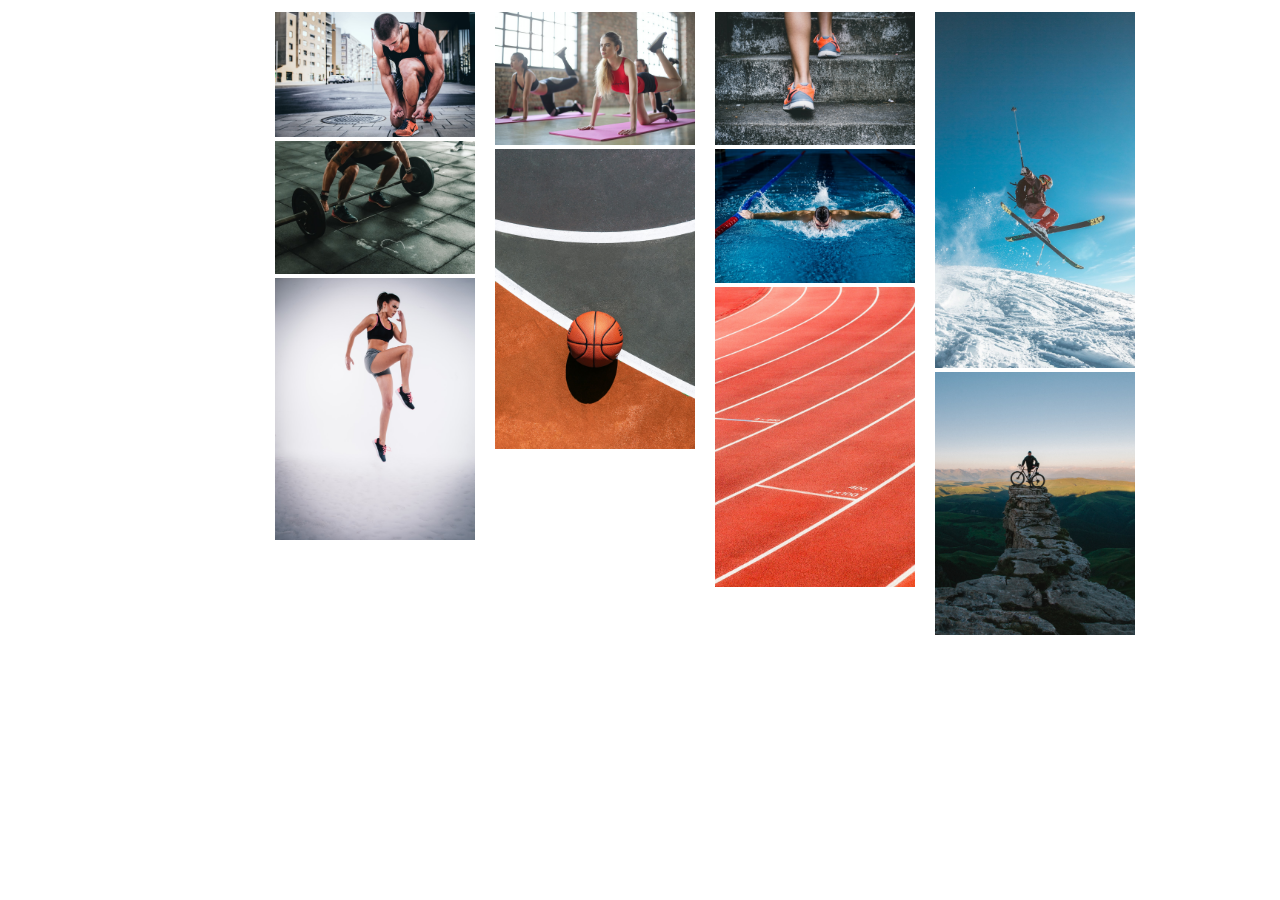
<file: ex01/src/index.html>
<!DOCTYPE html>
<html>
  <head>
    <meta charset="UTF-8" />
    <meta http-equiv="X-UA-Compatible" content="IE=edge" />
    <meta name="viewport" content="width=device-width, initial-scale=1.0" />
    <title>Gallery's page</title>
    <link rel="stylesheet" href="../styles/index.css" type="text/css" />
  </head>
  <body>
    <div class="row">
      <div class="column">
        <div class="container">
        
            <img src="../images/img1.jpg" alt="Marathon"  />
          <div class="overlay" onclick="openModal('image01.html')">
            <div class="text"><h1>Marathon</h1></div>
          </div>
        </div>
        
        <div class="container">
          <img src="../images/img5.jpg" alt="Weight Lifting" />
          <div class="overlay" onclick="openModal('image05.html')">
            <div class="text"><h1>Weight Lifting</h1></div>
          </div>
        </div>
        <div class="container">
            <img src="../images/img8.jpg" alt="Jogging" />
            <div class="overlay" onclick="openModal('image08.html')">
              <div class="text"><h1>Jogging</h1></div>
            </div>
          </div>
      
       
      </div>
      <div class="column">
        <div class="container">
        <img src="../images/img2.jpg" alt="Gymnastics"/>
        <div class="overlay" onclick="openModal('image02.html')">
          <div class="text"><h1>Gymnastics</h1></div>
        </div>
      </div>
      <div class="container">
        <img src="../images/img6.jpg" alt="Basketball"/>
        <div class="overlay" onclick="openModal('image06.html')">
          <div class="text"><h1>Basketball</h1></div>
        </div>
      </div>
    </div>
      <div class="column">
        <div class="container">
        <img src="../images/img3.jpg" alt="Climbing" />
        <div class="overlay" onclick="openModal('image03.html')">
          <div class="text"><h1>Climbing</h1></div>
        </div>
      </div>
      <div class="container">
        <img src="../images/img7.jpg" alt="Swimming"/>
        <div class="overlay" onclick="openModal('image07.html')">
          <div class="text"><h1>Swimming</h1></div>
        </div>
      </div>
      <div class="container">
        <img src="../images/img9.jpg" alt="Running"/>
        <div class="overlay" onclick="openModal('image09.html')">
          <div class="text"><h1>Running</h1></div>
        </div>
      </div>
      </div>
      <div class="column">
        <div class="container">
        <img src="../images/img4.jpg" alt="Skiing"/>
        <div class="overlay" onclick="openModal('image04.html')">
          <div class="text"><h1>Skiing</h1></div>
        </div>
      </div>
      <div class="container">
        <img id="myBtn" src="../images/img10.jpg" alt="Cycling"/>
        <div class="overlay" onclick="openModal('image10.html')">
          <div class="text"><h1>Cycling</h1></div>
        </div>
      </div>
      </div>
    </div>

  

<!-- The Modal -->
<div id="myModal" class="modal">

    <!-- Modal content -->
    <div class="modal-content">
      <span class="close">&times;</span>
     
      <div><iframe  id="page" frameborder="0" width="100%" height="500px"></iframe></div>
    </div>
  
  </div>


</div>
    <script src="../scripts/index.js"></script>
  </body>
</html>
</file>
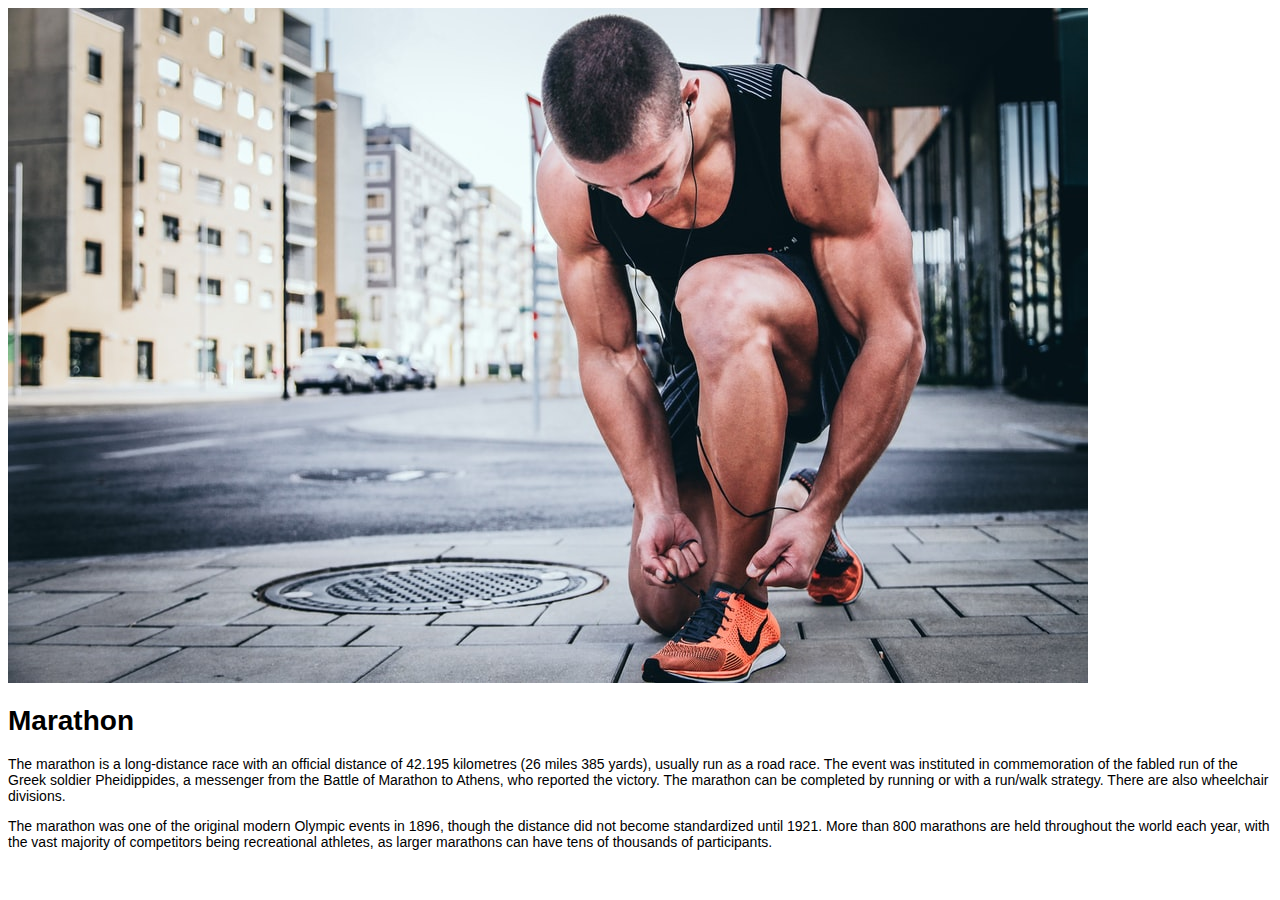
<file: ex01/src/image01.html>
<!DOCTYPE html>
<html lang="en">
<head>
    <meta charset="UTF-8">
    <meta http-equiv="X-UA-Compatible" content="IE=edge">
    <meta name="viewport" content="width=device-width, initial-scale=1.0">
    <title>Marathon</title>
    <link rel="stylesheet" href="../styles/index.css">
</head>
<body>
     
        <img src="../images/img1.jpg" alt="Marathon">
        <h1>Marathon</h1>
     <p>The marathon is a long-distance race with an official distance of 42.195 kilometres (26 miles 385 yards), usually run as a road race. The event was instituted in commemoration of the fabled run of the Greek soldier Pheidippides, a messenger from the Battle of Marathon to Athens, who reported the victory. The marathon can be completed by running or with a run/walk strategy. There are also wheelchair divisions.</p> 
        
    <p>The marathon was one of the original modern Olympic events in 1896, though the distance did not become standardized until 1921. More than 800 marathons are held throughout the world each year, with the vast majority of competitors being recreational athletes, as larger marathons can have tens of thousands of participants.</p>
     
</body>
</html>
</file>
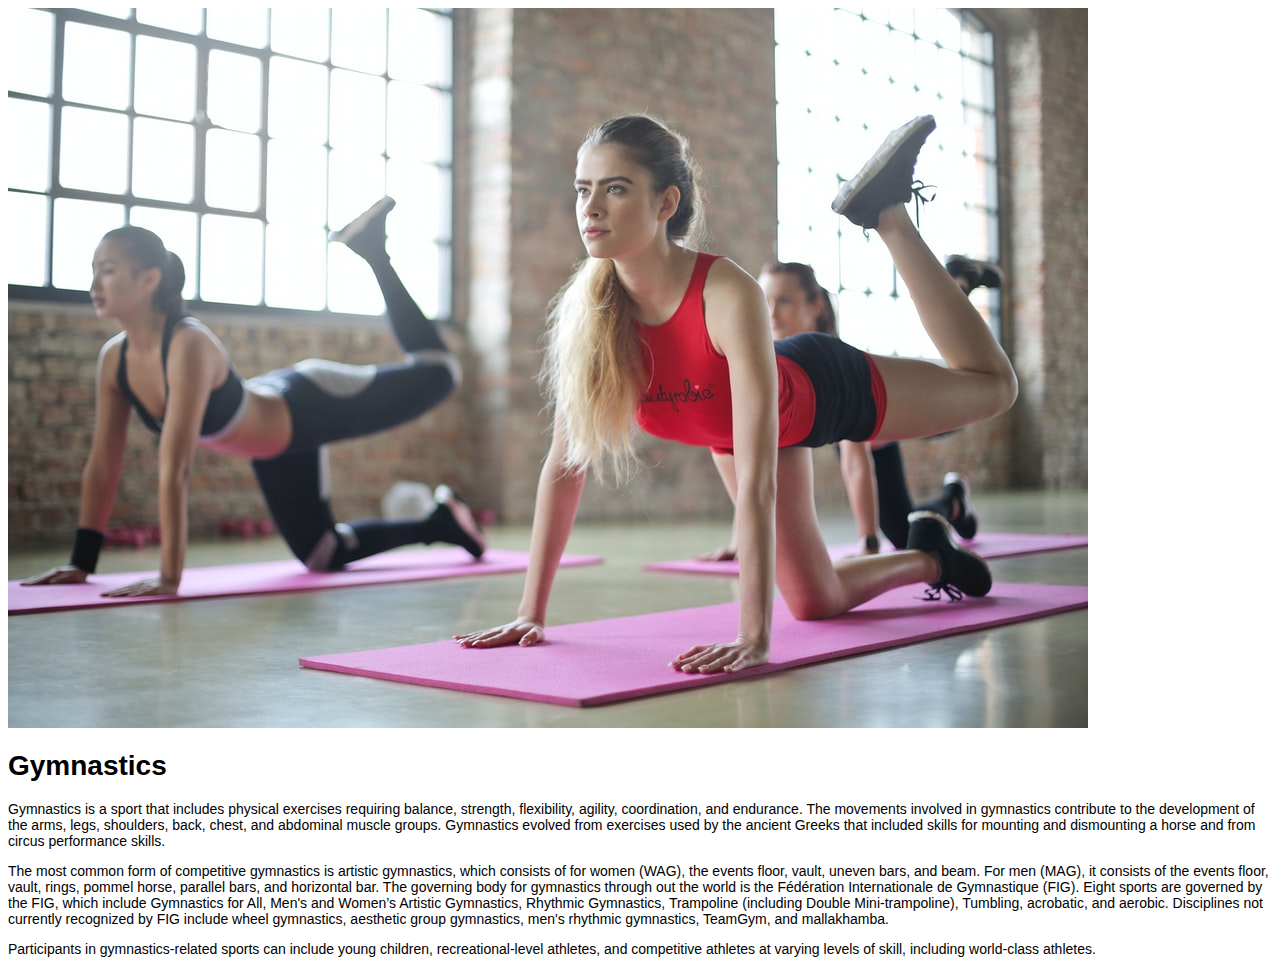
<file: ex01/src/image02.html>
<!DOCTYPE html>
<html lang="en">
<head>
    <meta charset="UTF-8">
    <meta http-equiv="X-UA-Compatible" content="IE=edge">
    <meta name="viewport" content="width=device-width, initial-scale=1.0">
    <title>Gymnastics</title>
    <link rel="stylesheet" href="../styles/index.css">
</head>
<body>
    
        <img src="../images/img2.jpg" alt="Gymnastics">
        <h1>Gymnastics</h1>
     <p>Gymnastics is a sport that includes physical exercises requiring balance, strength, flexibility, agility, coordination, and endurance. The movements involved in gymnastics contribute to the development of the arms, legs, shoulders, back, chest, and abdominal muscle groups. Gymnastics evolved from exercises used by the ancient Greeks that included skills for mounting and dismounting a horse and from circus performance skills.</p> 
        
    <p>The most common form of competitive gymnastics is artistic gymnastics, which consists of for women (WAG), the events floor, vault, uneven bars, and beam. For men (MAG), it consists of the events floor, vault, rings, pommel horse, parallel bars, and horizontal bar. The governing body for gymnastics through out the world is the Fédération Internationale de Gymnastique (FIG). Eight sports are governed by the FIG, which include Gymnastics for All, Men's and Women’s Artistic Gymnastics, Rhythmic Gymnastics, Trampoline (including Double Mini-trampoline), Tumbling, acrobatic, and aerobic. Disciplines not currently recognized by FIG include wheel gymnastics, aesthetic group gymnastics, men's rhythmic gymnastics, TeamGym, and mallakhamba.</p>
    <p>Participants in gymnastics-related sports can include young children, recreational-level athletes, and competitive athletes at varying levels of skill, including world-class athletes.</p>

</body>
</html>
</file>
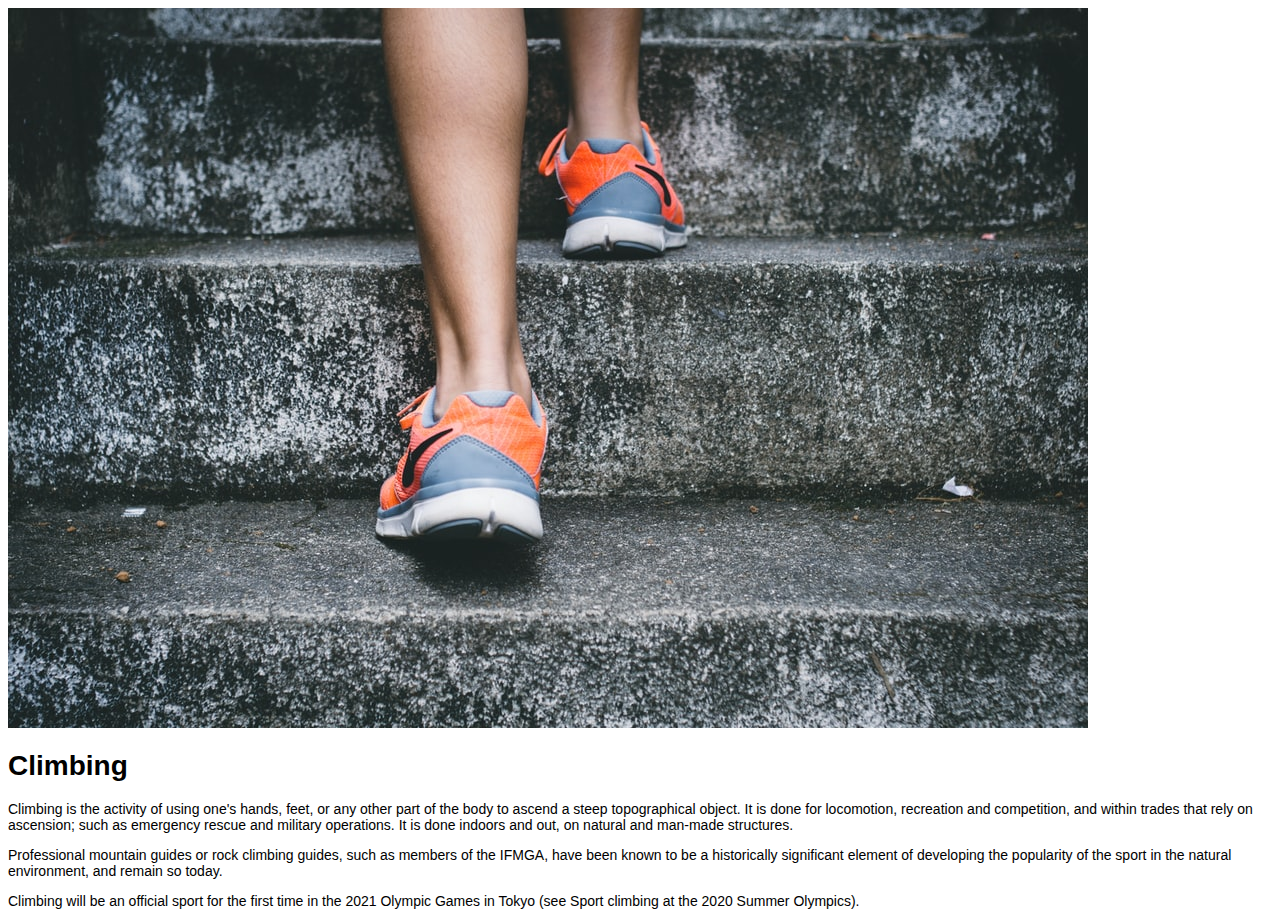
<file: ex01/src/image03.html>
<!DOCTYPE html>
<html lang="en">
<head>
    <meta charset="UTF-8">
    <meta http-equiv="X-UA-Compatible" content="IE=edge">
    <meta name="viewport" content="width=device-width, initial-scale=1.0">
    <title>Climbing</title>
    <link rel="stylesheet" href="../styles/index.css">
</head>
<body>
    
        <img src="../images/img3.jpg" alt="Climbing">
        <h1>Climbing</h1> 
    <p>Climbing is the activity of using one's hands, feet, or any other part of the body to ascend a steep topographical object. It is done for locomotion, recreation and competition, and within trades that rely on ascension; such as emergency rescue and military operations. It is done indoors and out, on natural and man-made structures.
    </p>
    <p>Professional mountain guides or rock climbing guides, such as members of the IFMGA, have been known to be a historically significant element of developing the popularity of the sport in the natural environment, and remain so today.
    </p>
    <p>Climbing will be an official sport for the first time in the 2021 Olympic Games in Tokyo (see Sport climbing at the 2020 Summer Olympics).</p>
    
</body>
</html>
</file>
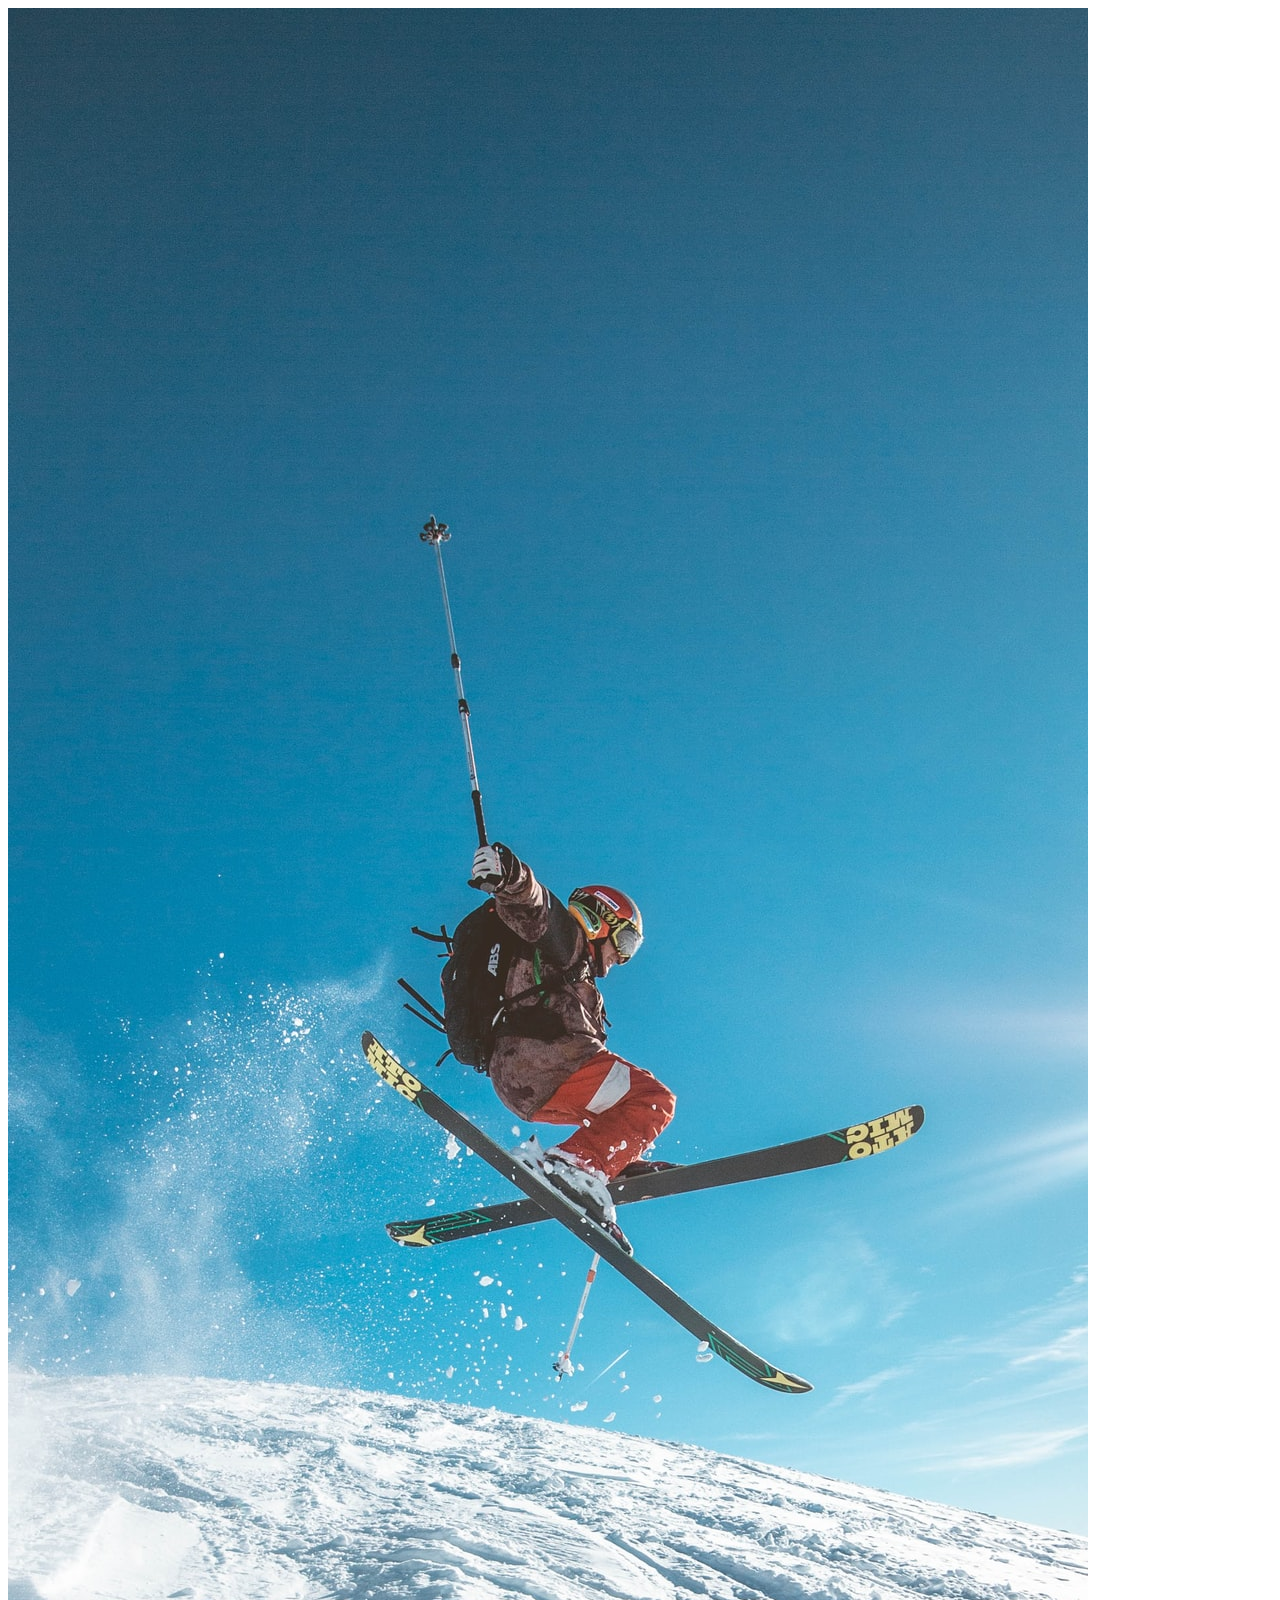
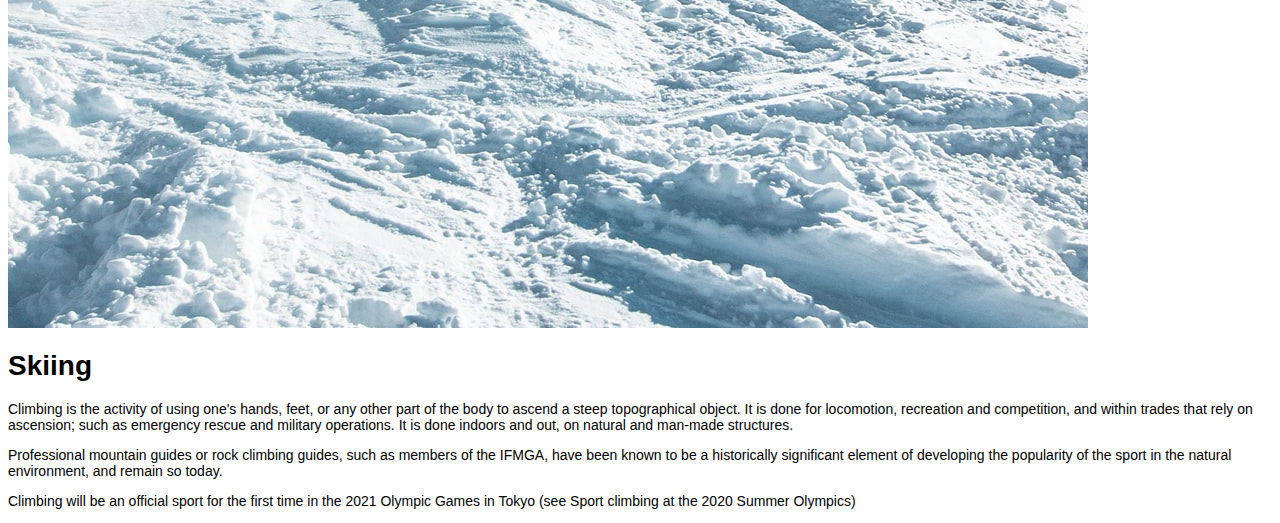
<file: ex01/src/image04.html>
<!DOCTYPE html>
<html lang="en">
<head>
    <meta charset="UTF-8">
    <meta http-equiv="X-UA-Compatible" content="IE=edge">
    <meta name="viewport" content="width=device-width, initial-scale=1.0">
    <title>Skiing</title>
    <link rel="stylesheet" href="../styles/index.css">
</head>
<body>
    
        <img src="../images/img4.jpg" alt="Skiing">
        <h1>Skiing</h1>
    <p>Climbing is the activity of using one's hands, feet, or any other part of the body to ascend a steep topographical object. It is done for locomotion, recreation and competition, and within trades that rely on ascension; such as emergency rescue and military operations. It is done indoors and out, on natural and man-made structures.</p>
    <p>Professional mountain guides or rock climbing guides, such as members of the IFMGA, have been known to be a historically significant element of developing the popularity of the sport in the natural environment, and remain so today.</p>
    <p>Climbing will be an official sport for the first time in the 2021 Olympic Games in Tokyo (see Sport climbing at the 2020 Summer Olympics)</p>
</body>
</html>
</file>
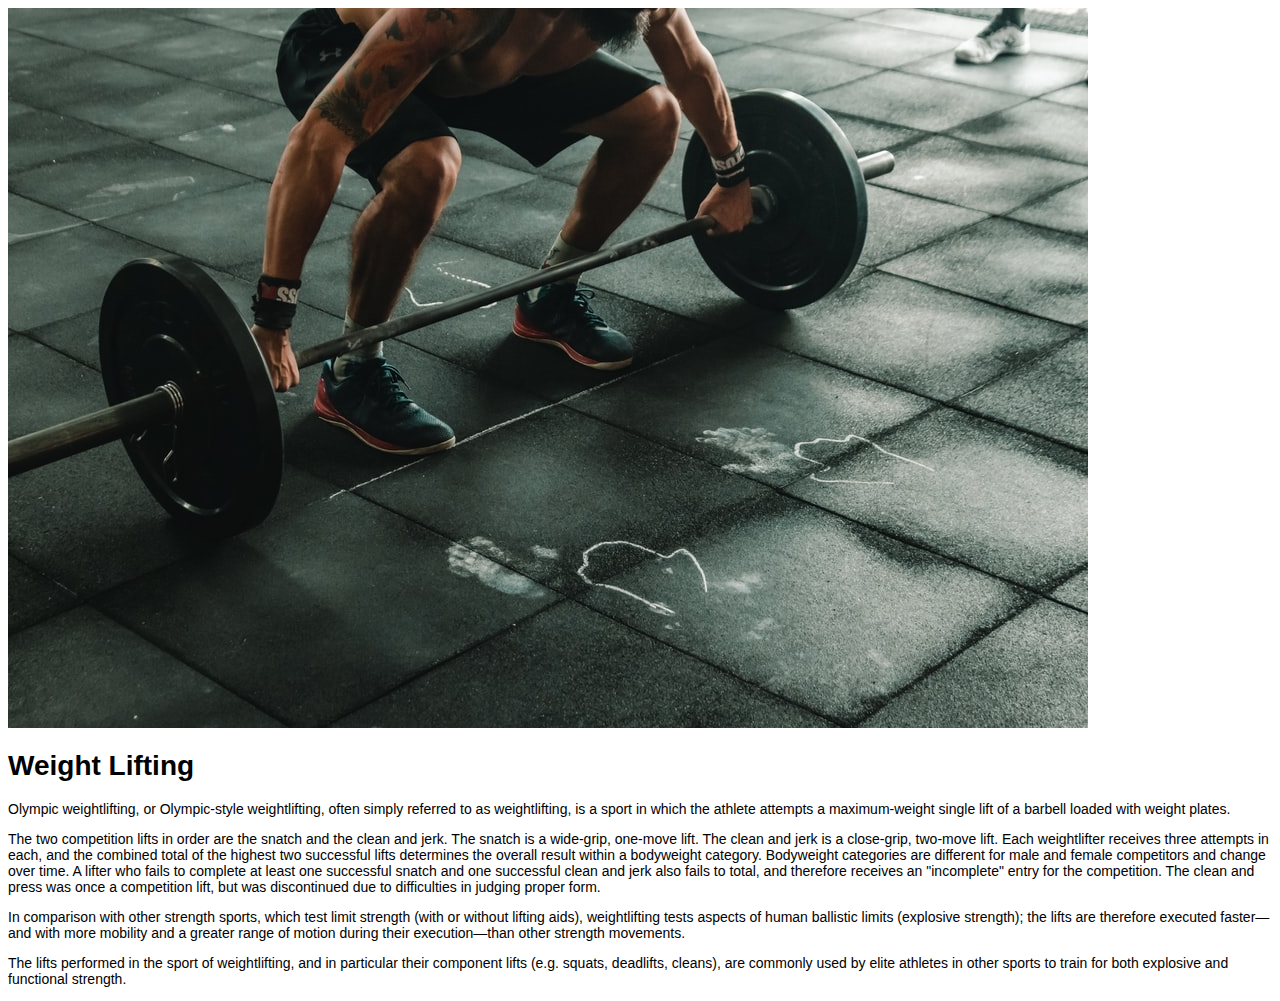
<file: ex01/src/image05.html>
<!DOCTYPE html>
<html lang="en">
<head>
    <meta charset="UTF-8">
    <meta http-equiv="X-UA-Compatible" content="IE=edge">
    <meta name="viewport" content="width=device-width, initial-scale=1.0">
    <title>Weight Lifting</title>
    <link rel="stylesheet" href="../styles/index.css">
</head>
<body>
    
        <img src="../images/img5.jpg" alt="Weight Lifting">
        <h1>Weight Lifting</h1> 
    <p>Olympic weightlifting, or Olympic-style weightlifting, often simply referred to as weightlifting, is a sport in which the athlete attempts a maximum-weight single lift of a barbell loaded with weight plates.</p>

    <p>The two competition lifts in order are the snatch and the clean and jerk. The snatch is a wide-grip, one-move lift. The clean and jerk is a close-grip, two-move lift. Each weightlifter receives three attempts in each, and the combined total of the highest two successful lifts determines the overall result within a bodyweight category. Bodyweight categories are different for male and female competitors and change over time. A lifter who fails to complete at least one successful snatch and one successful clean and jerk also fails to total, and therefore receives an "incomplete" entry for the competition. The clean and press was once a competition lift, but was discontinued due to difficulties in judging proper form.</p>

    <p>In comparison with other strength sports, which test limit strength (with or without lifting aids), weightlifting tests aspects of human ballistic limits (explosive strength); the lifts are therefore executed faster—and with more mobility and a greater range of motion during their execution—than other strength movements.</p>

    <p>The lifts performed in the sport of weightlifting, and in particular their component lifts (e.g. squats, deadlifts, cleans), are commonly used by elite athletes in other sports to train for both explosive and functional strength.</p>

</body>
</html>
</file>
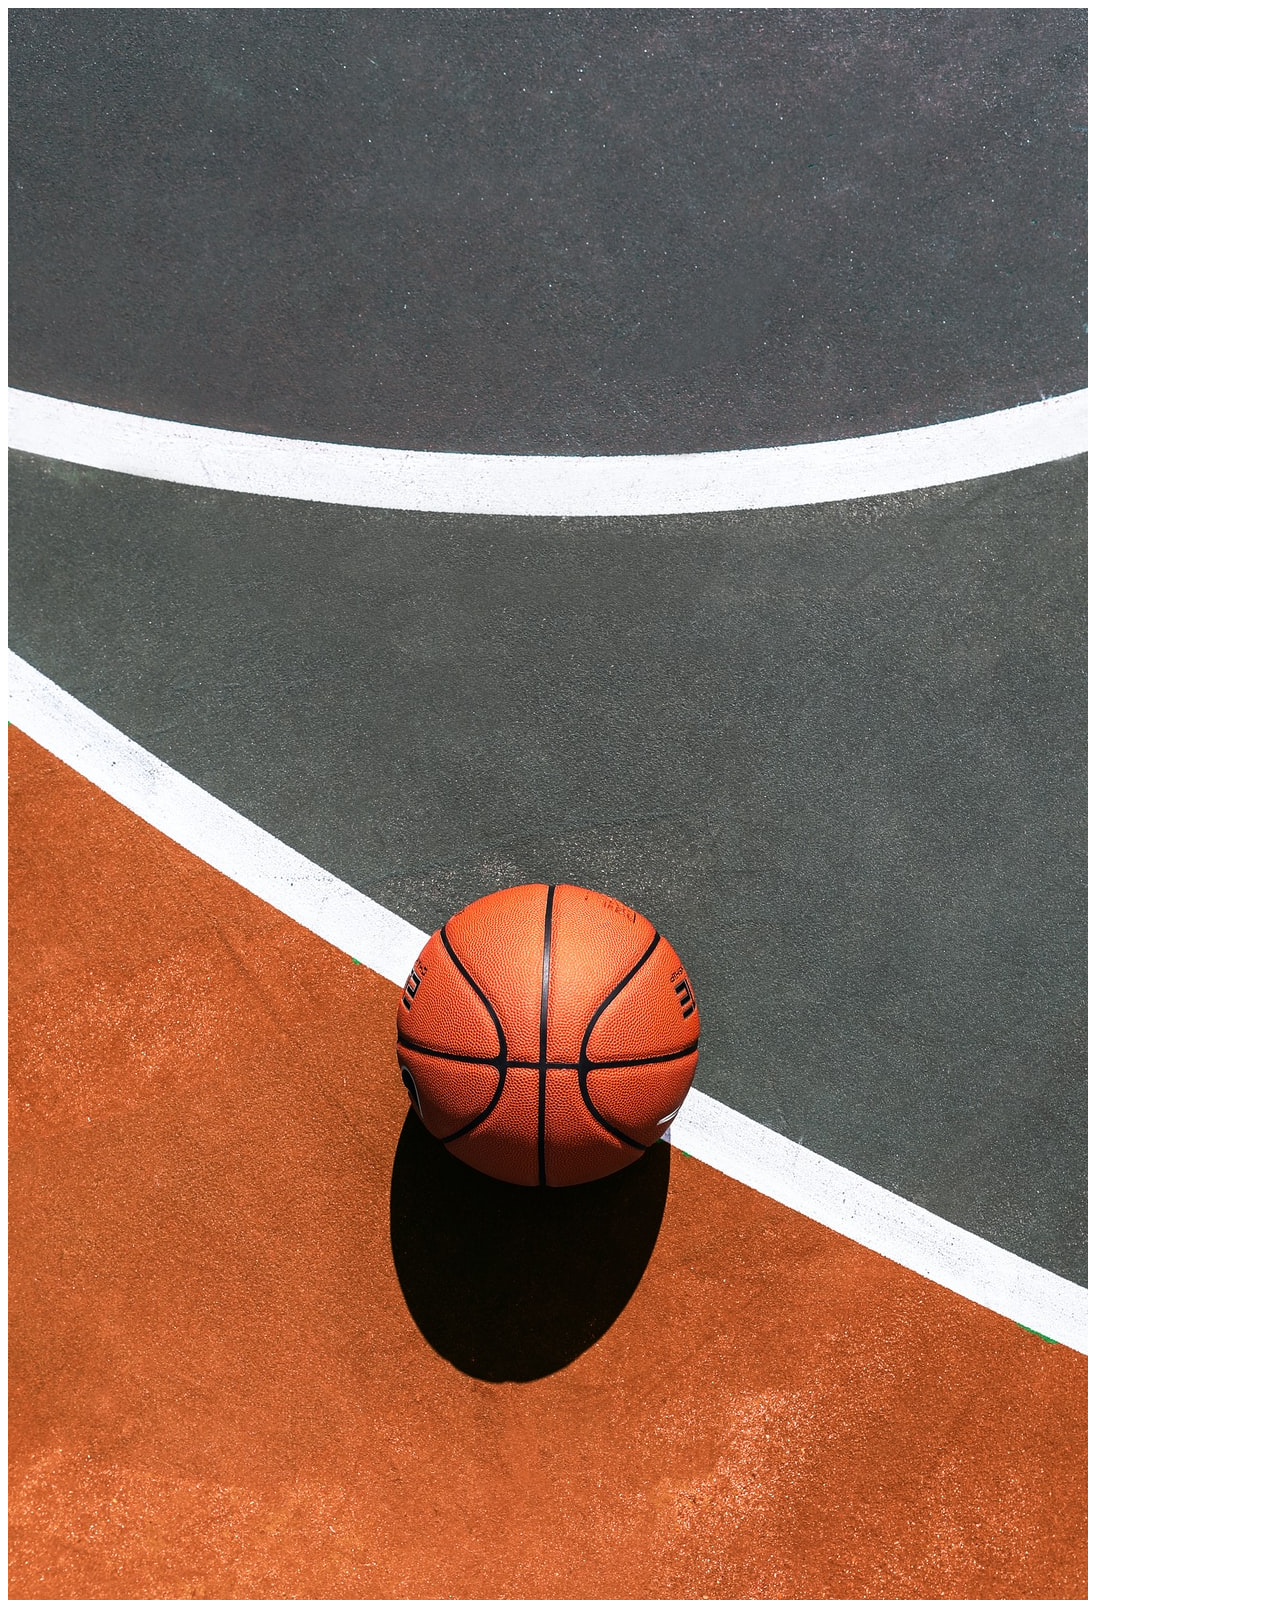
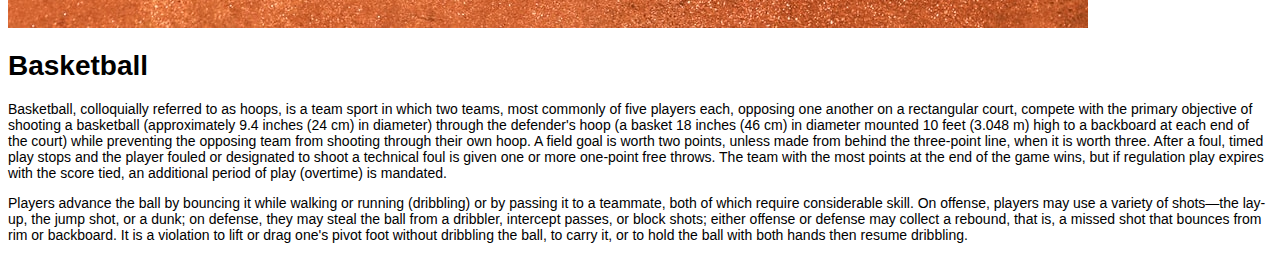
<file: ex01/src/image06.html>
<!DOCTYPE html>
<html lang="en">
<head>
    <meta charset="UTF-8">
    <meta http-equiv="X-UA-Compatible" content="IE=edge">
    <meta name="viewport" content="width=device-width, initial-scale=1.0">
    <title>Basketball</title>
    <link rel="stylesheet" href="../styles/index.css">
</head>
<body>
    
        <img src="../images/img6.jpg" alt="Basketball">
        <h1>Basketball</h1> 
    <p>Basketball, colloquially referred to as hoops, is a team sport in which two teams, most commonly of five players each, opposing one another on a rectangular court, compete with the primary objective of shooting a basketball (approximately 9.4 inches (24 cm) in diameter) through the defender's hoop (a basket 18 inches (46 cm) in diameter mounted 10 feet (3.048 m) high to a backboard at each end of the court) while preventing the opposing team from shooting through their own hoop. A field goal is worth two points, unless made from behind the three-point line, when it is worth three. After a foul, timed play stops and the player fouled or designated to shoot a technical foul is given one or more one-point free throws. The team with the most points at the end of the game wins, but if regulation play expires with the score tied, an additional period of play (overtime) is mandated.</p>
   
    <p>Players advance the ball by bouncing it while walking or running (dribbling) or by passing it to a teammate, both of which require considerable skill. On offense, players may use a variety of shots—the lay-up, the jump shot, or a dunk; on defense, they may steal the ball from a dribbler, intercept passes, or block shots; either offense or defense may collect a rebound, that is, a missed shot that bounces from rim or backboard. It is a violation to lift or drag one's pivot foot without dribbling the ball, to carry it, or to hold the ball with both hands then resume dribbling.</p>
    
</body>
</html>
</file>
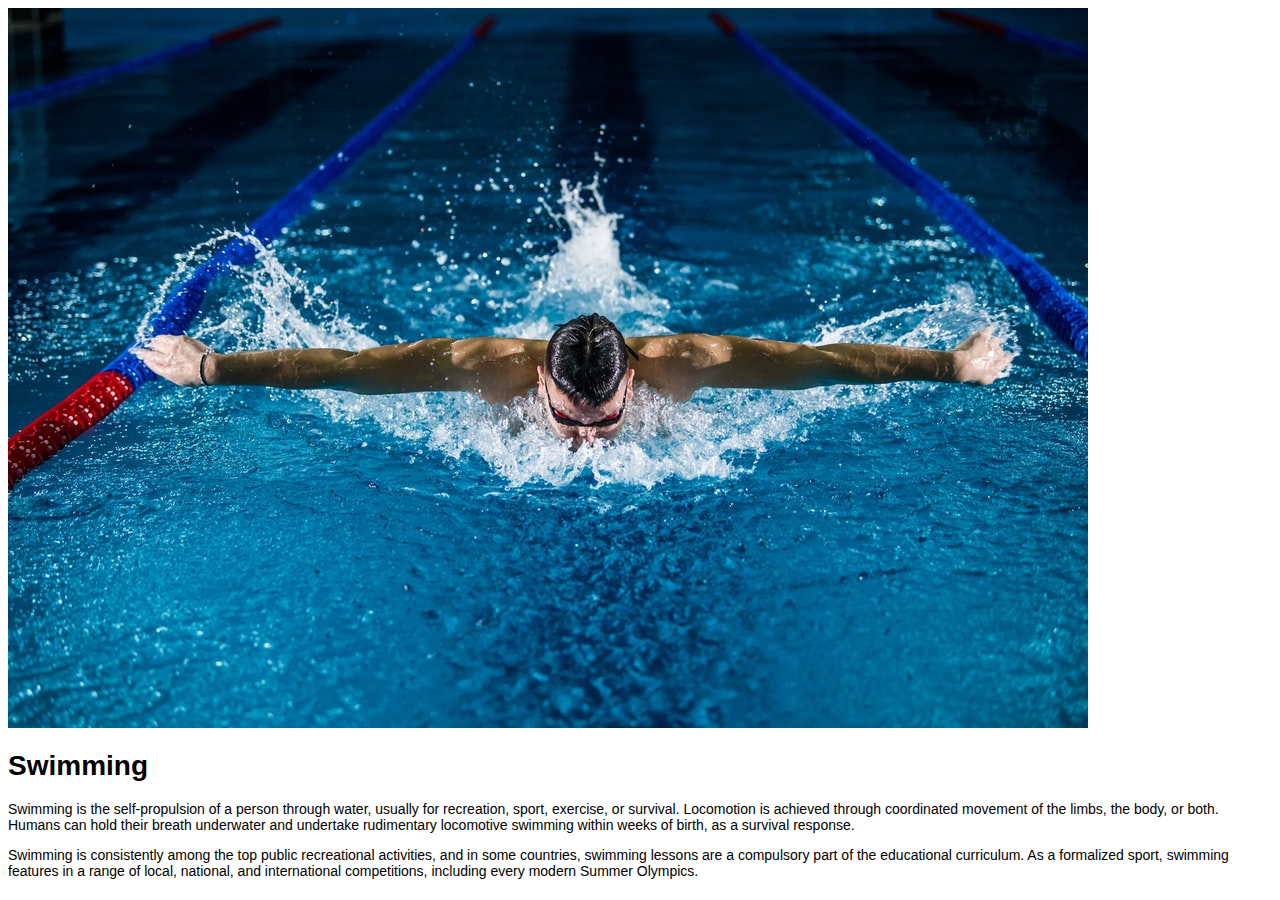
<file: ex01/src/image07.html>
<!DOCTYPE html>
<html lang="en">
<head>
    <meta charset="UTF-8">
    <meta http-equiv="X-UA-Compatible" content="IE=edge">
    <meta name="viewport" content="width=device-width, initial-scale=1.0">
    <title>Swimming</title>
    <link rel="stylesheet" href="../styles/index.css">
</head>
<body>
    
        <img src="../images/img7.jpg" alt="Swimming">
        <h1>Swimming</h1>
    <p>Swimming is the self-propulsion of a person through water, usually for recreation, sport, exercise, or survival. Locomotion is achieved through coordinated movement of the limbs, the body, or both. Humans can hold their breath underwater and undertake rudimentary locomotive swimming within weeks of birth, as a survival response.</p>
    
    <p>Swimming is consistently among the top public recreational activities, and in some countries, swimming lessons are a compulsory part of the educational curriculum. As a formalized sport, swimming features in a range of local, national, and international competitions, including every modern Summer Olympics.</p>
    
</body>
</html>
</file>
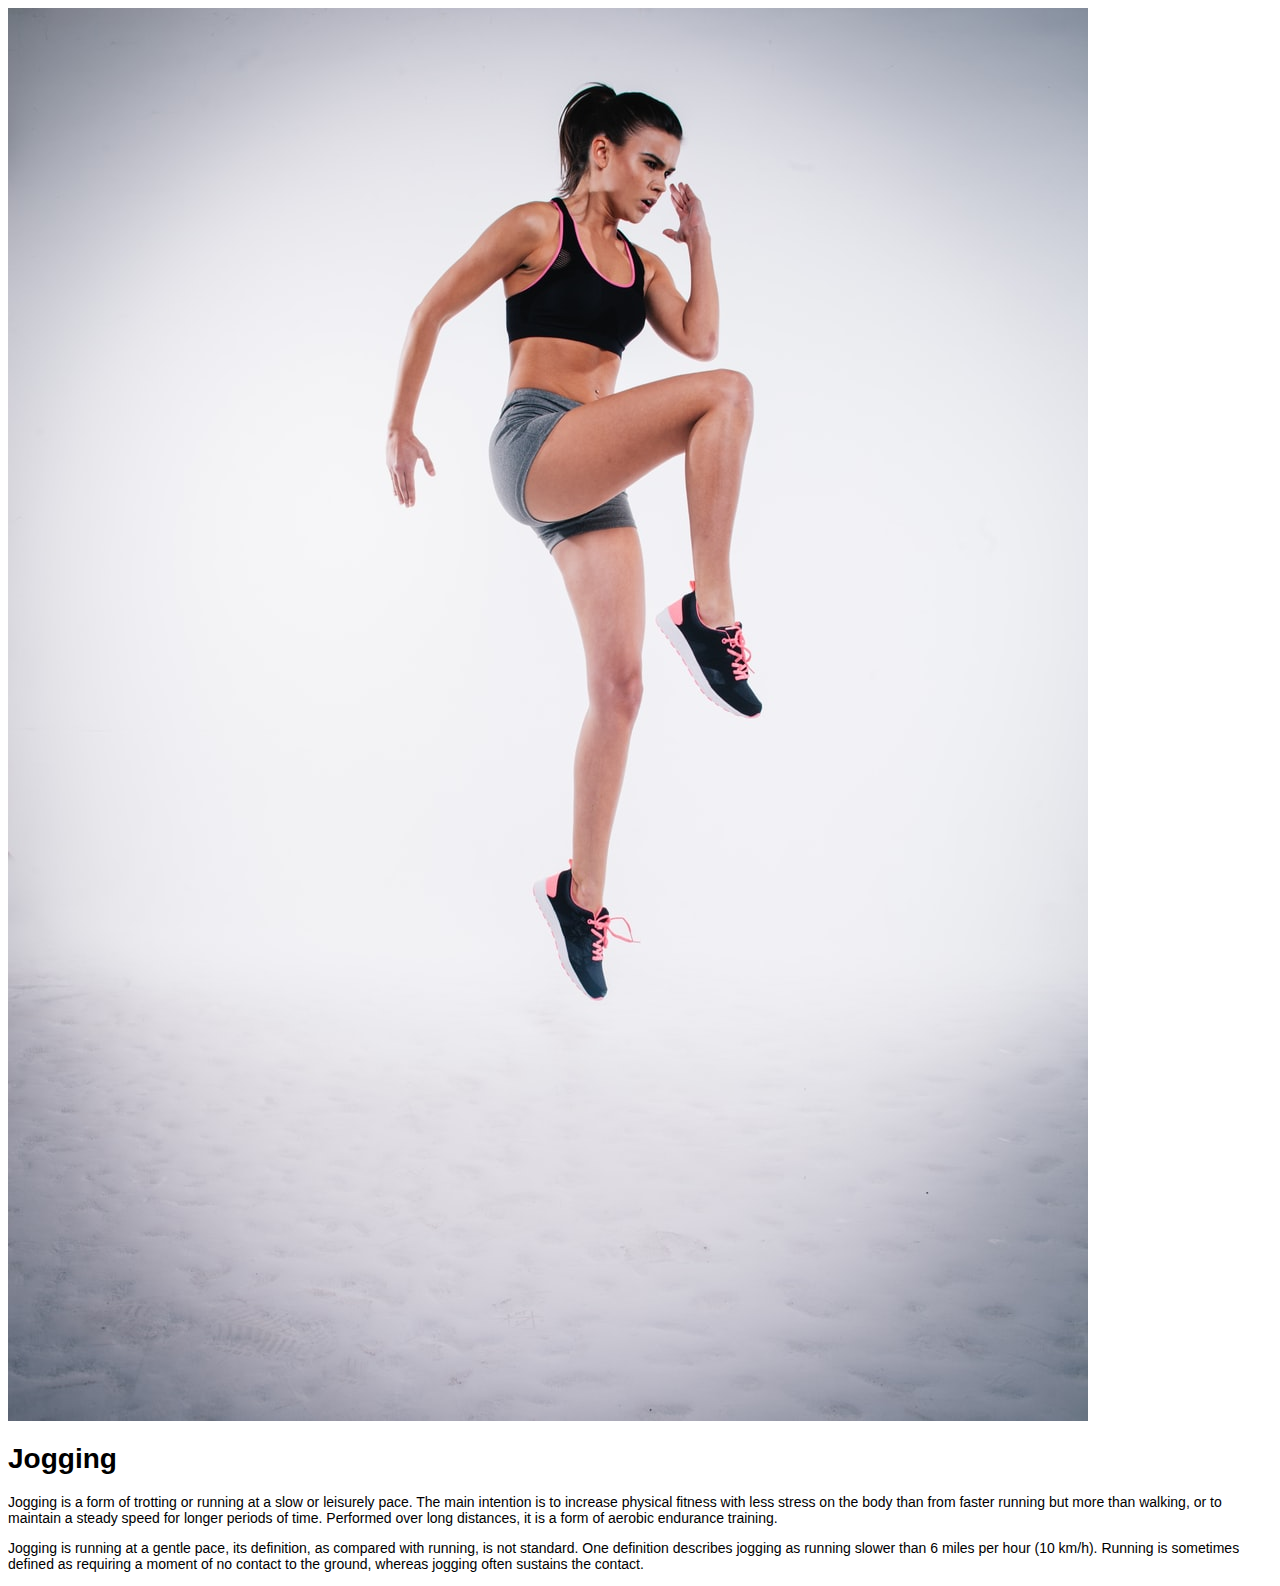
<file: ex01/src/image08.html>
<!DOCTYPE html>
<html lang="en">
<head>
    <meta charset="UTF-8">
    <meta http-equiv="X-UA-Compatible" content="IE=edge">
    <meta name="viewport" content="width=device-width, initial-scale=1.0">
    <title>Jogging</title>
    <link rel="stylesheet" href="../styles/index.css">
</head>
<body>
    
        <img src="../images/img8.jpg" alt="Jogging">
        <h1>Jogging</h1> 
    <p>Jogging is a form of trotting or running at a slow or leisurely pace. The main intention is to increase physical fitness with less stress on the body than from faster running but more than walking, or to maintain a steady speed for longer periods of time. Performed over long distances, it is a form of aerobic endurance training.</p>

    <p>Jogging is running at a gentle pace, its definition, as compared with running, is not standard. One definition describes jogging as running slower than 6 miles per hour (10 km/h). Running is sometimes defined as requiring a moment of no contact to the ground, whereas jogging often sustains the contact.</p>

</body>
</html>
</file>
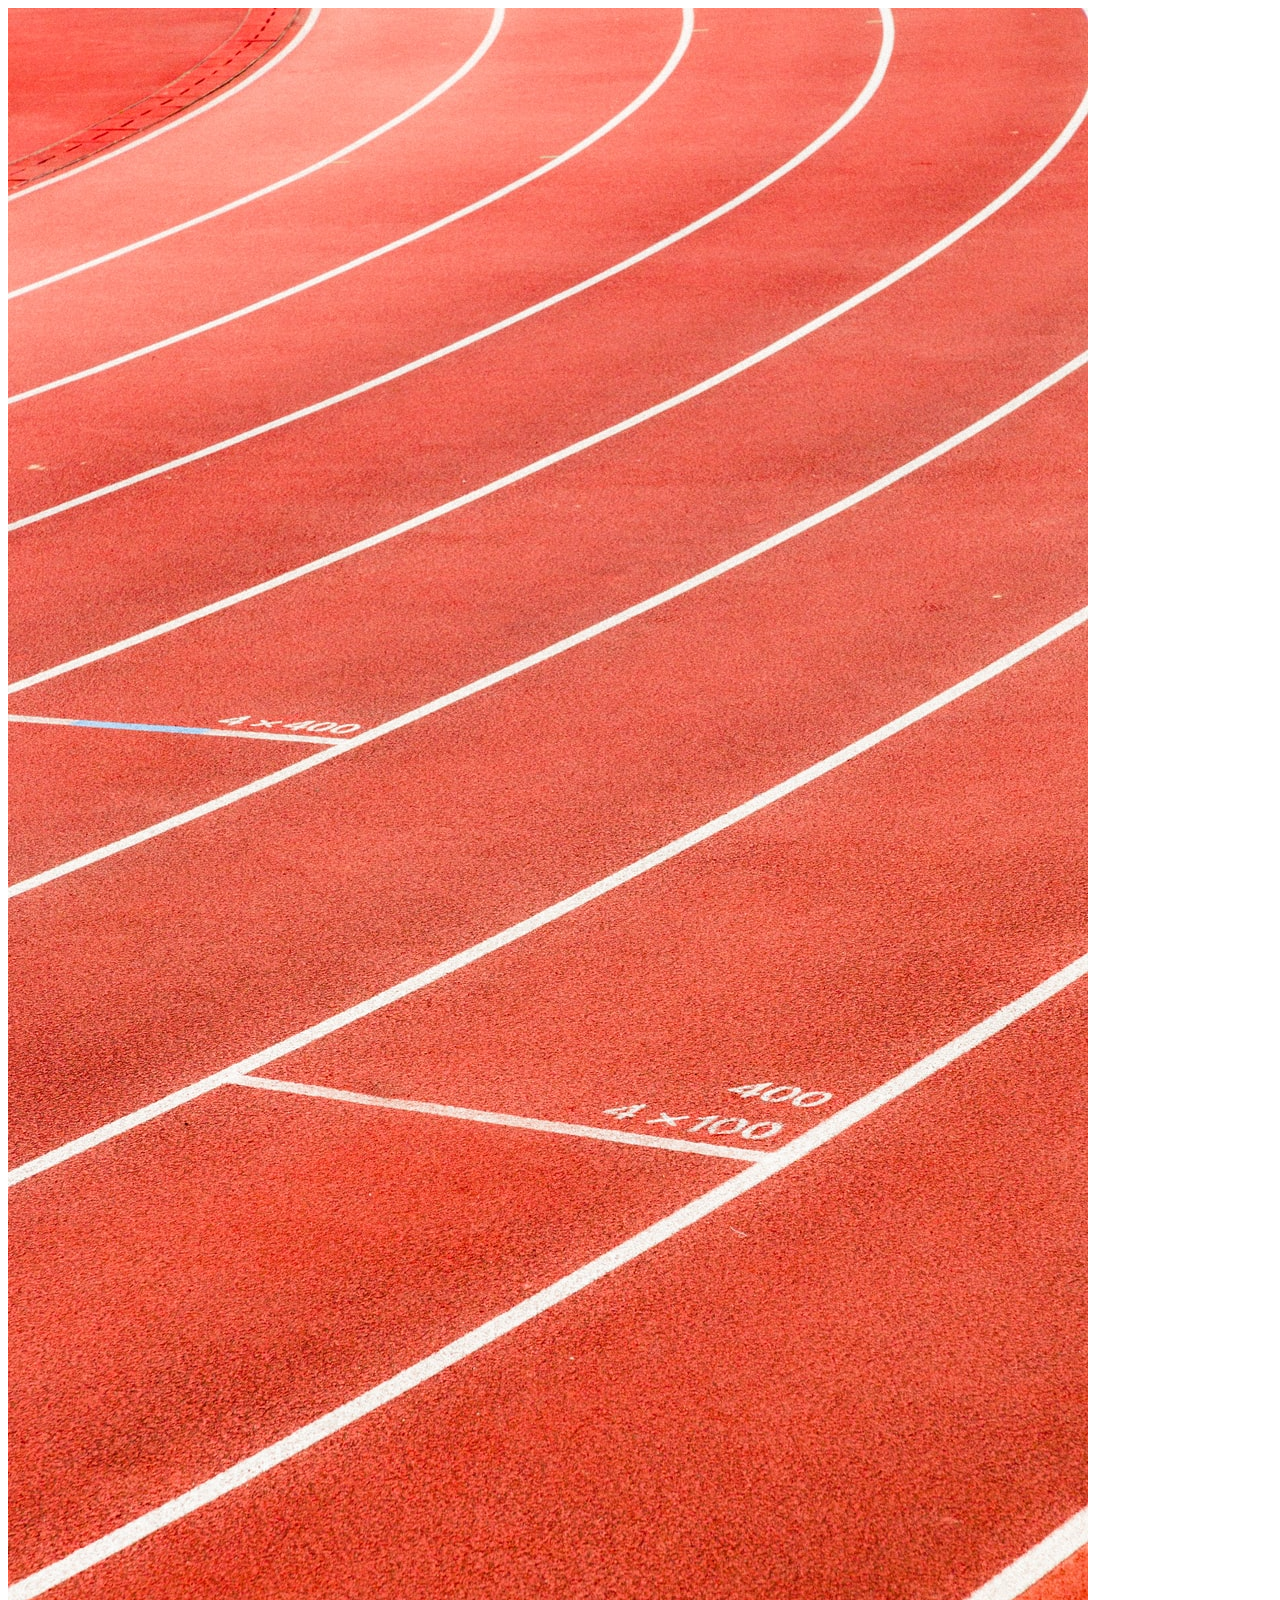
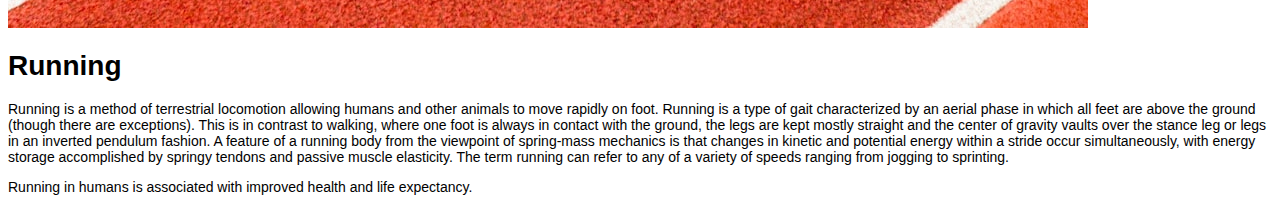
<file: ex01/src/image09.html>
<!DOCTYPE html>
<html lang="en">
<head>
    <meta charset="UTF-8">
    <meta http-equiv="X-UA-Compatible" content="IE=edge">
    <meta name="viewport" content="width=device-width, initial-scale=1.0">
    <title>Running</title>
    <link rel="stylesheet" href="../styles/index.css">
</head>
<body>
    
        <img src="../images/img9.jpg" alt="Running">
        <h1>Running</h1>
    <p>Running is a method of terrestrial locomotion allowing humans and other animals to move rapidly on foot. Running is a type of gait characterized by an aerial phase in which all feet are above the ground (though there are exceptions). This is in contrast to walking, where one foot is always in contact with the ground, the legs are kept mostly straight and the center of gravity vaults over the stance leg or legs in an inverted pendulum fashion. A feature of a running body from the viewpoint of spring-mass mechanics is that changes in kinetic and potential energy within a stride occur simultaneously, with energy storage accomplished by springy tendons and passive muscle elasticity. The term running can refer to any of a variety of speeds ranging from jogging to sprinting.</p>
    
    <p>Running in humans is associated with improved health and life expectancy.</p>
    
</body>
</html>
</file>
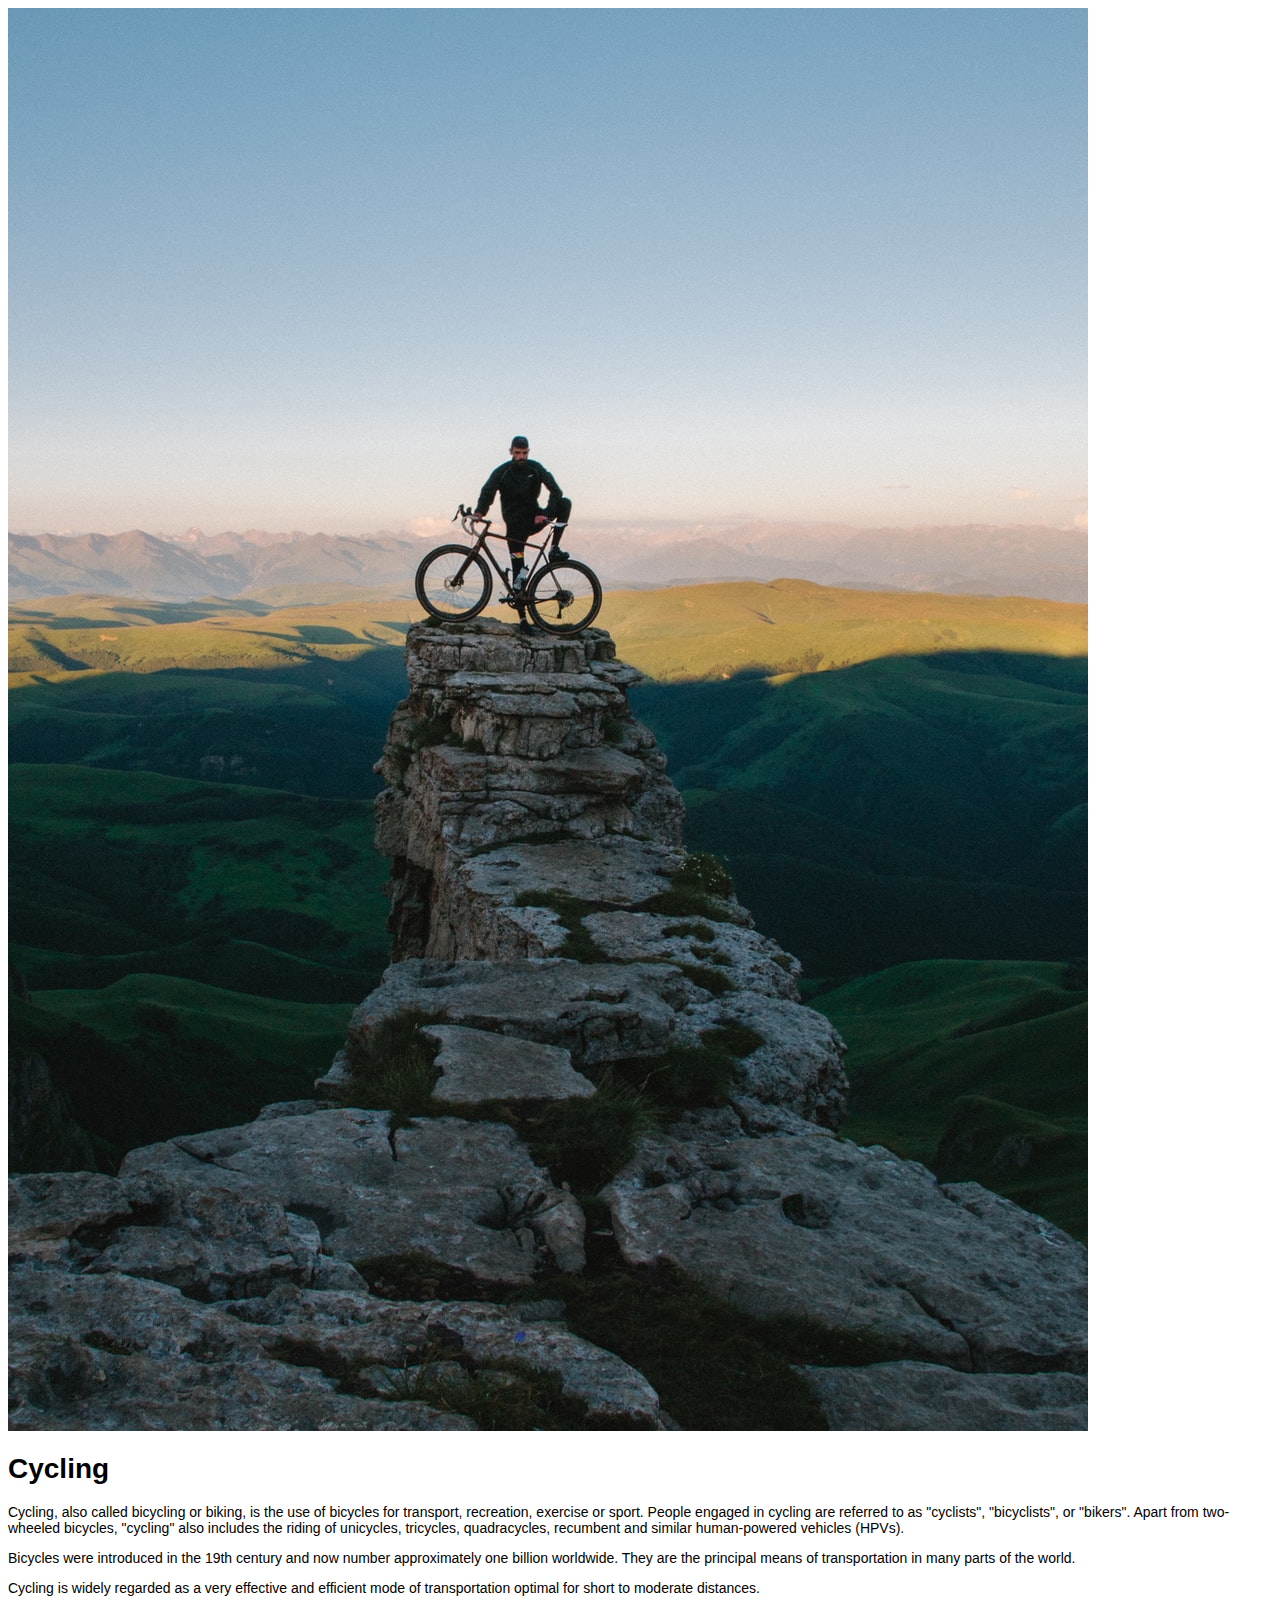
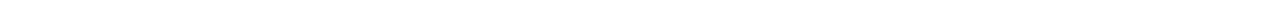
<file: ex01/src/image10.html>
<!DOCTYPE html>
<html lang="en">
<head>
    <meta charset="UTF-8">
    <meta http-equiv="X-UA-Compatible" content="IE=edge">
    <meta name="viewport" content="width=device-width, initial-scale=1.0">
    <title>Cycling</title>
    <link rel="stylesheet" href="../styles/index.css">
</head>
<body>
  
        <img src="../images/img10.jpg" alt="Cycling">
        <h1>Cycling</h1>
    <p>Cycling, also called bicycling or biking, is the use of bicycles for transport, recreation, exercise or sport. People engaged in cycling are referred to as "cyclists", "bicyclists", or "bikers". Apart from two-wheeled bicycles, "cycling" also includes the riding of unicycles, tricycles, quadracycles, recumbent and similar human-powered vehicles (HPVs).</p>

    <p>Bicycles were introduced in the 19th century and now number approximately one billion worldwide. They are the principal means of transportation in many parts of the world.</p>

    <p>Cycling is widely regarded as a very effective and efficient mode of transportation optimal for short to moderate distances.</p>

  </body>
</html>
</file>
<file: ex01/styles/index.css>
body {
  font-family: "Time New Roman", Tahoma, Verdana, sans-serif;
  font-size: 14px;
  
  
}

.row {
  display: flex;
  flex-wrap: wrap;
  padding: 0 4px;
  margin-left: 20%;
}

/* Create four equal columns that sits next to each other */
.column {
  flex: 200px;
  max-width: 200px;
  padding: 0 10px;
}

.column img {
  padding-top: 4px;
  vertical-align: middle;
  width: 200px;
}
/* The overlay effect - lays on top of the container and over the image */
.container {
  position: relative;
  width: 100%;
}

.image {
  display: block;
  width: 200px;
  height: auto;
}

.overlay {
  padding-top: 0px;
  position: absolute;
  top: 0;
  bottom: 0;
  left: 0;
  right: 0;
  height: 100%;
  width: 100%;
  opacity: 0;
  transition: 0.5s ease;
  background: rgb(0, 0, 0);
  background: rgba(0, 0, 0, 0.5); /* Black see-through */
}

.text {
  color: white;
  position: absolute;
  bottom: 0;

  margin: 4px;
  padding: 0;
  font-weight: normal;
}
.container:hover .overlay {
  opacity: 1;
  cursor: pointer;
}

/* The Modal (background) */
.modal {
  display: none; /* Hidden by default */
  position: fixed; /* Stay in place */
  z-index: 1; /* Sit on top */
  left: 0;
  top: 0;
  width: 100%; /* Full width */
  height: 100%; /* Full height */
  overflow: auto; /* Enable scroll if needed */
  background-color: rgb(0, 0, 0); /* Fallback color */
  background-color: rgba(0, 0, 0, 0.4); /* Black w/ opacity */
}

/* Modal Content/Box */
.modal-content {
  background-color: #fefefe;
  margin: 5% auto; /* 15% from the top and centered */
  padding: 20px;
  border: 1px solid #888;
  width: 80%; /* Could be more or less, depending on screen size */
  height: 80%;
}

/* The Close Button */
.close {
  color: #aaa;
  float: right;
  font-size: 28px;
  font-weight: bold;
}

.close:hover,
.close:focus {
  color: black;
  text-decoration: none;
  cursor: pointer;
}
</file>
